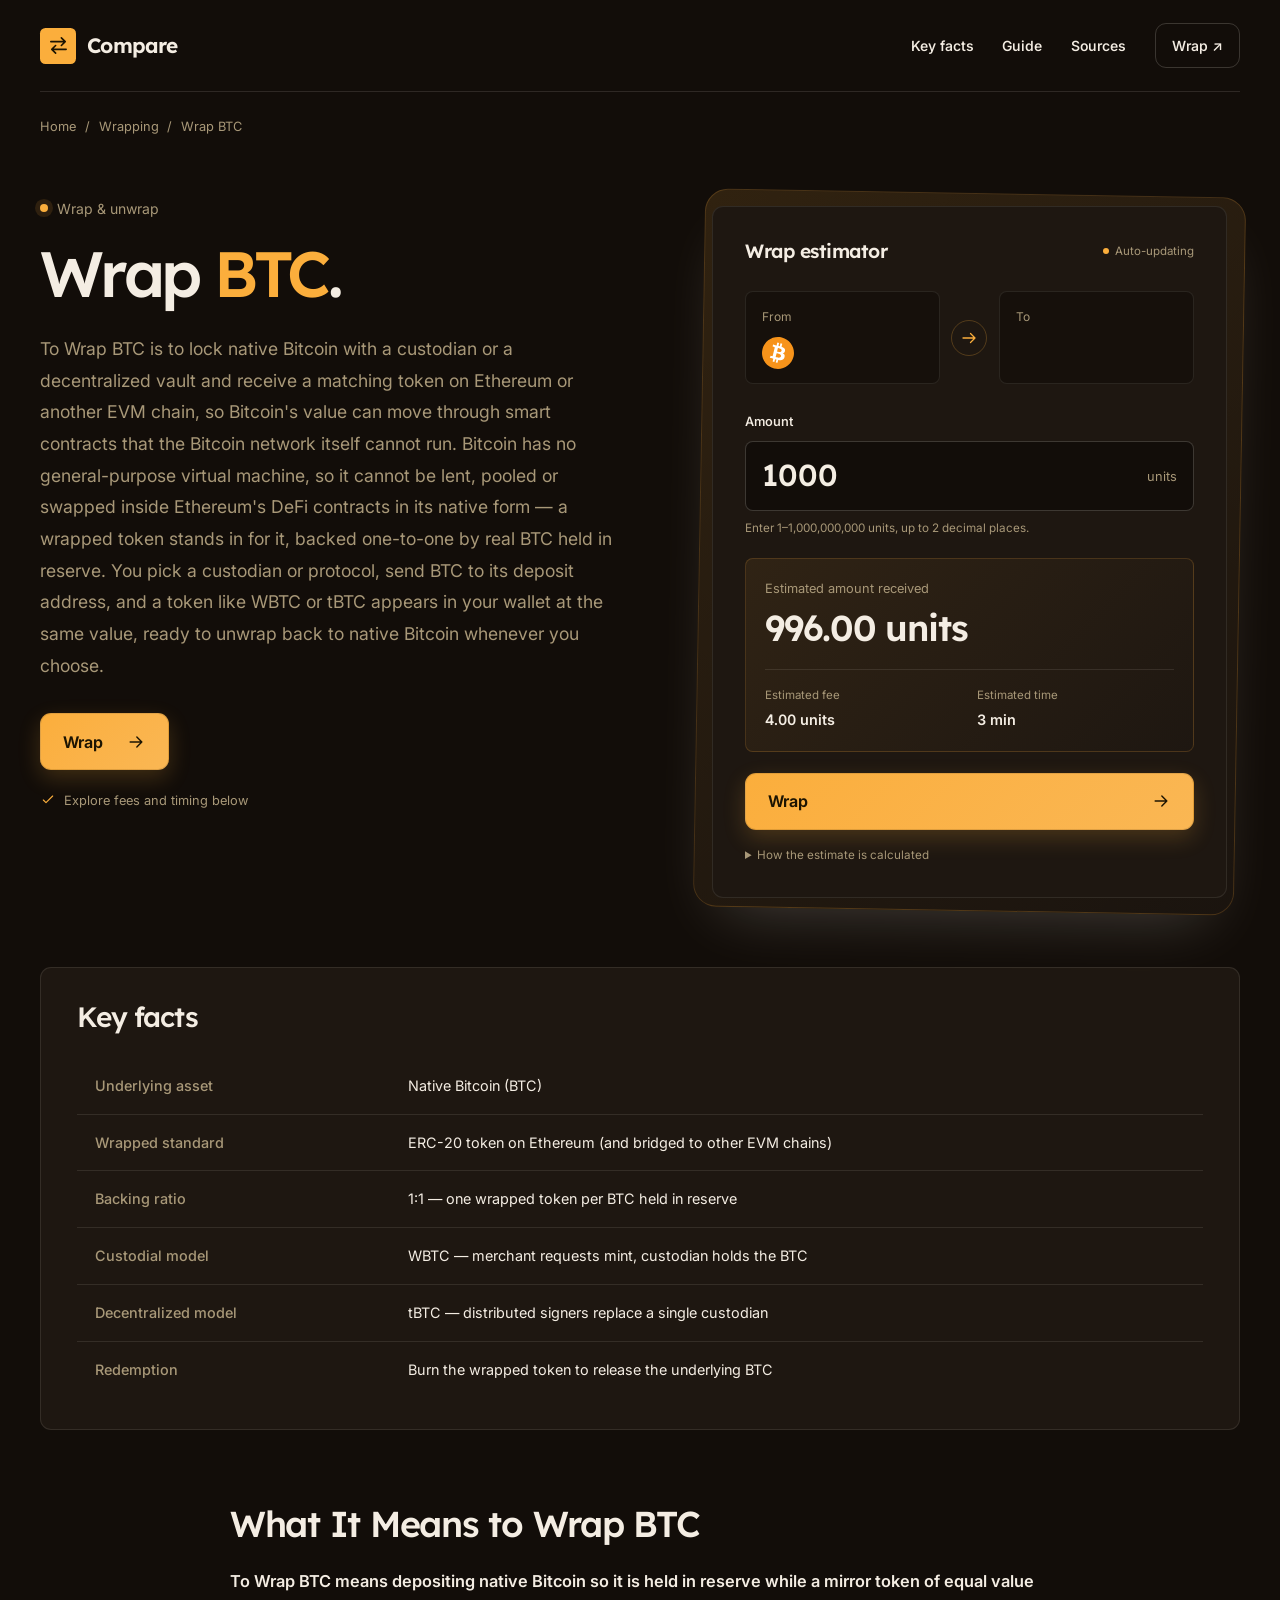
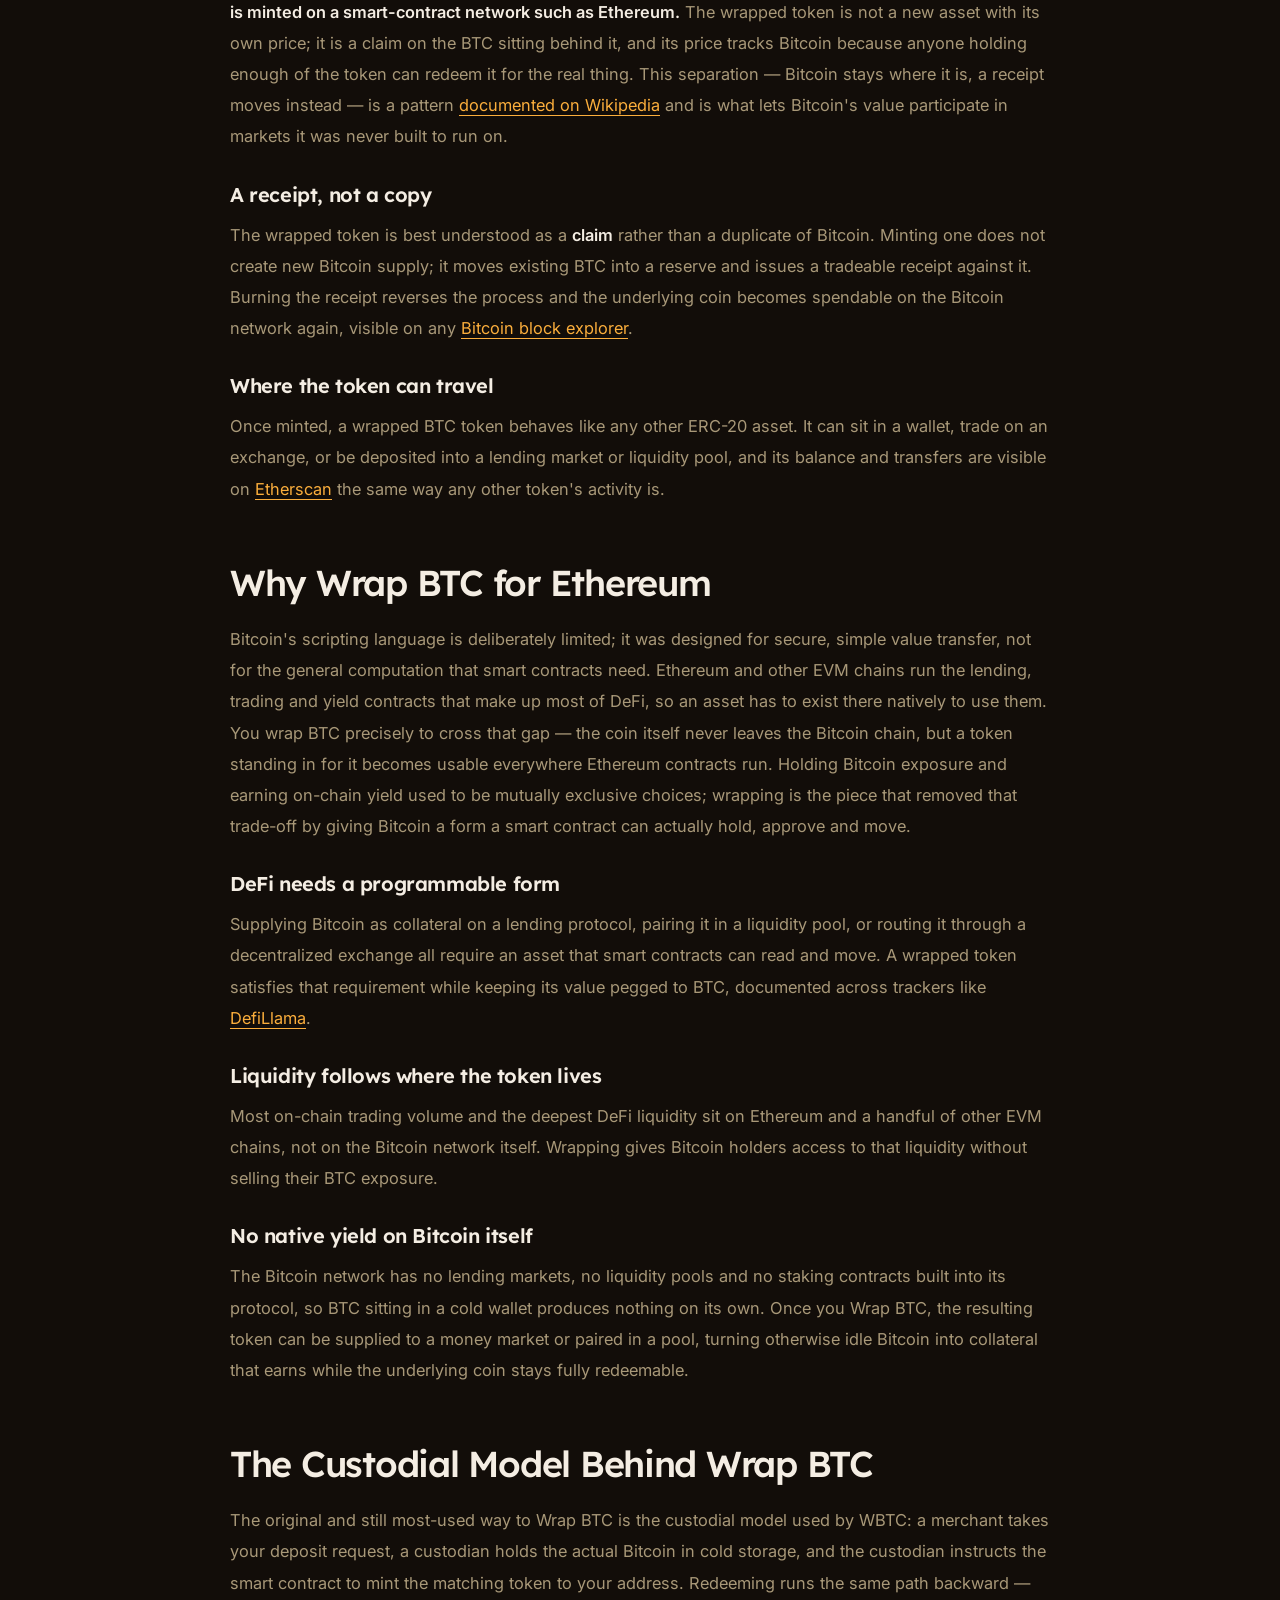
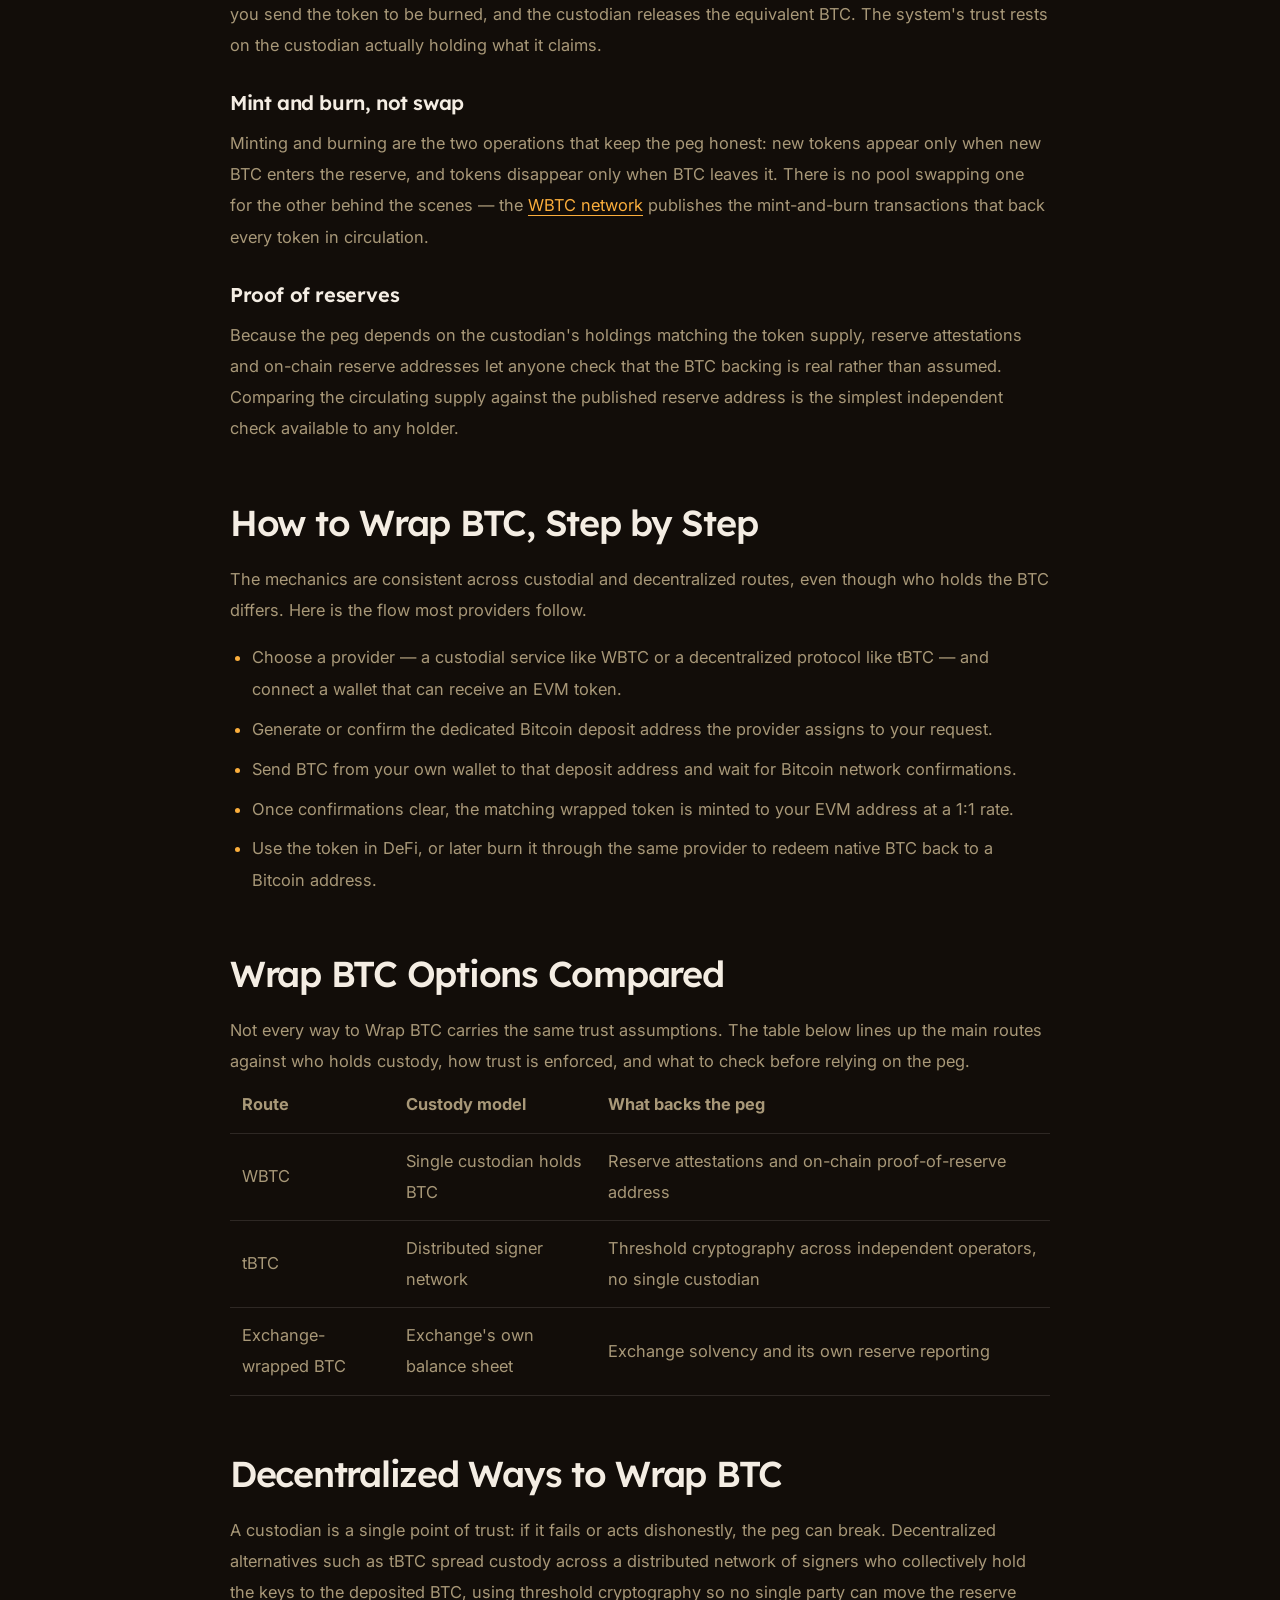
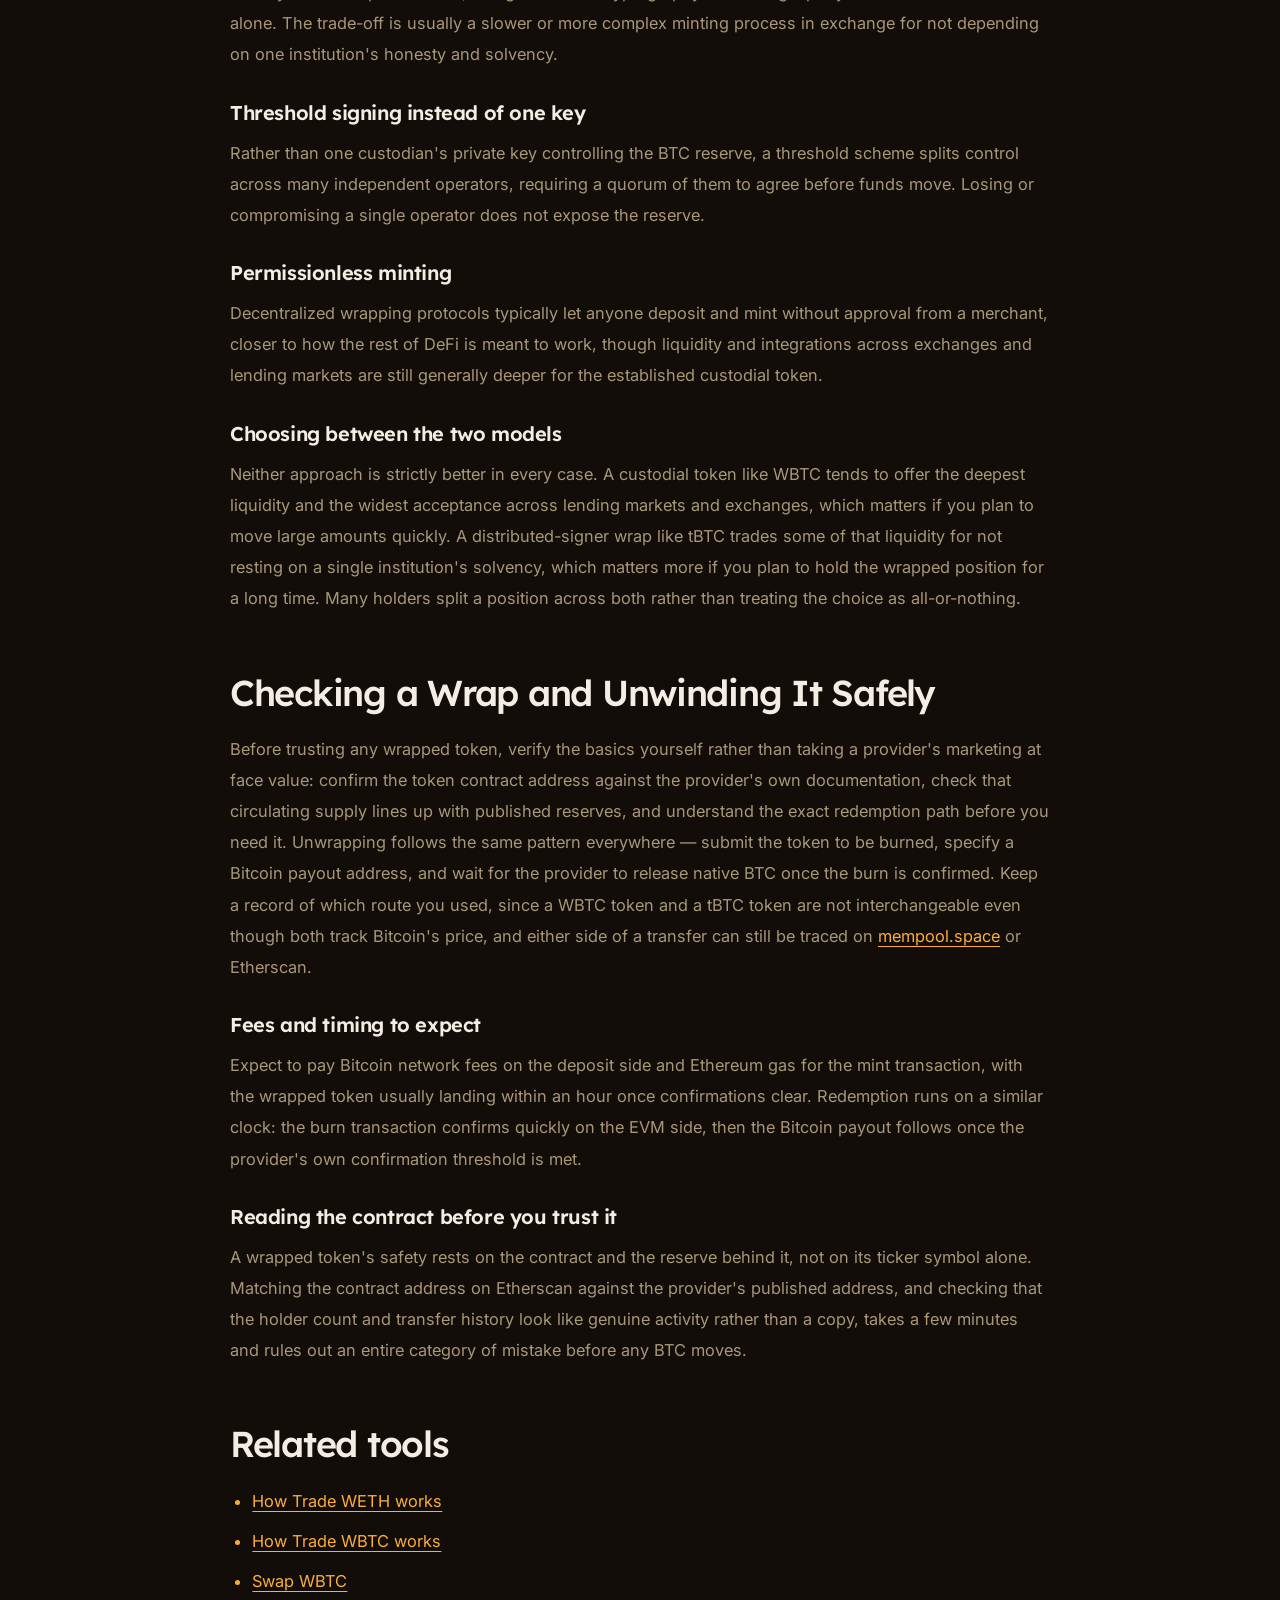
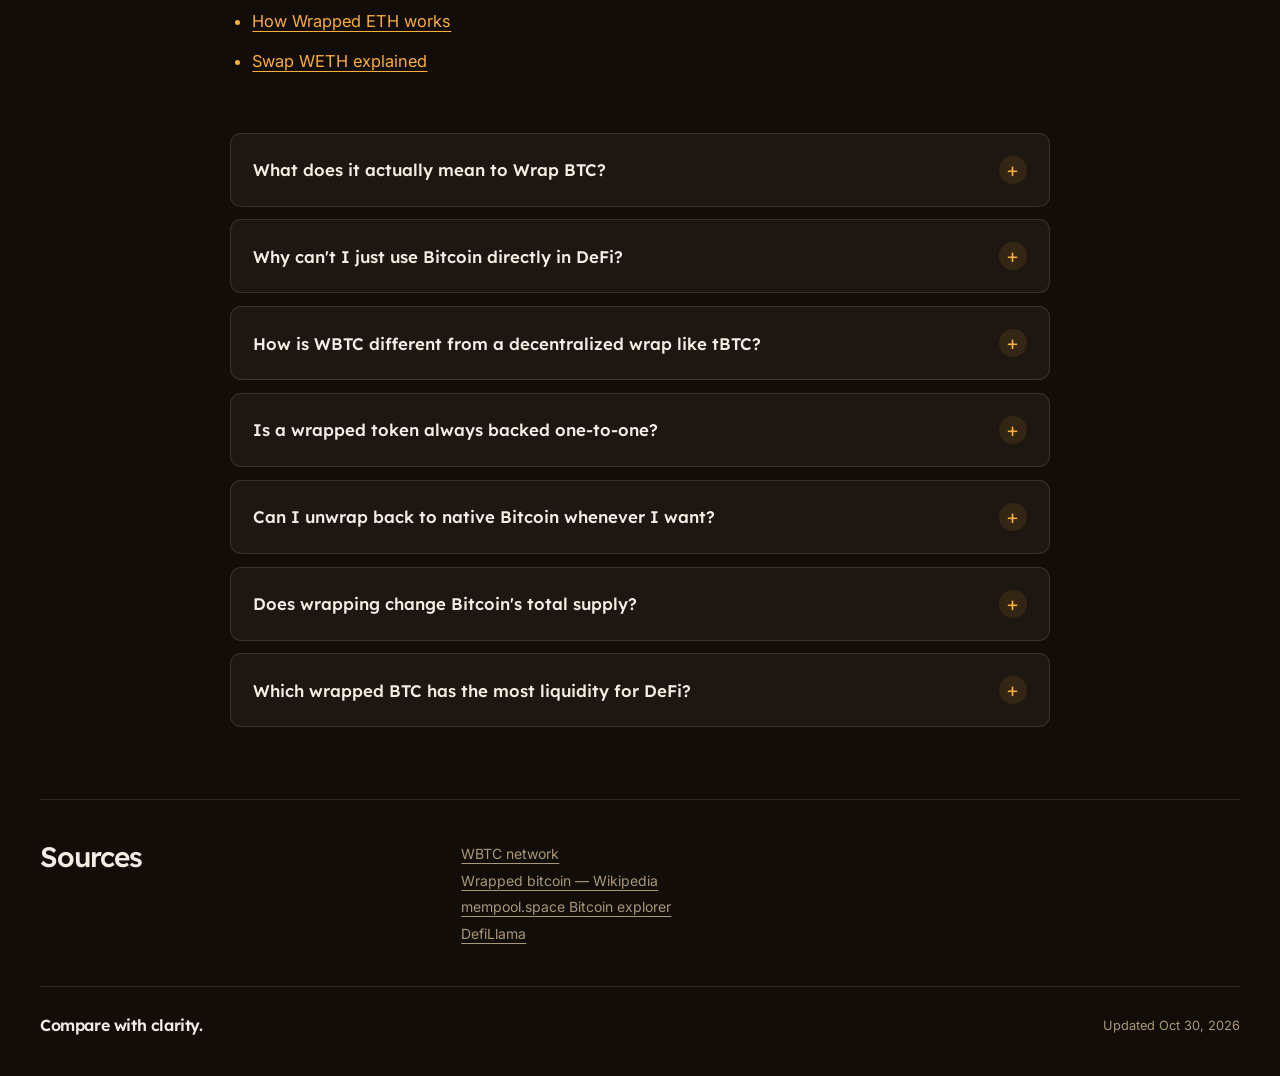
<file: index.html>
<!doctype html>
<html lang="en">
<head>
<meta charset="utf-8">
<meta name="viewport" content="width=device-width, initial-scale=1">
<title>Wrap BTC — Turn Bitcoin into an Ethereum-Usable Token</title>
<meta name="description" content="Wrap BTC to move Bitcoin's value onto Ethereum and other EVM chains as a 1:1-backed token. See how the custodial WBTC model and decentralized alternatives like tBTC mint, redeem and prove their reserves.">
<link rel="canonical" href="https://wrap-btc.github.io/">
<meta property="og:type" content="website">
<meta property="og:title" content="Wrap BTC">
<meta property="og:url" content="https://wrap-btc.github.io/">
<meta property="og:image" content="https://wrap-btc.github.io/og.png">
<meta name="twitter:card" content="summary_large_image">
<meta name="twitter:title" content="Wrap BTC">
<link rel="preconnect" href="https://fonts.googleapis.com"><link rel="preconnect" href="https://fonts.gstatic.com" crossorigin><link rel="stylesheet" href="https://fonts.googleapis.com/css2?family=Inter:wght@400;500;600;700&family=Lexend:wght@500;600;700&display=swap">
<script type="application/ld+json">{"@context": "https://schema.org", "@graph": [{"@type": "WebSite", "@id": "https://wrap-btc.github.io/#website", "url": "https://wrap-btc.github.io/", "name": "Wrap BTC — Turn Bitcoin into an Ethereum-Usable Token"}, {"@type": "WebPage", "@id": "https://wrap-btc.github.io/#webpage", "url": "https://wrap-btc.github.io/", "name": "Wrap BTC — Turn Bitcoin into an Ethereum-Usable Token", "isPartOf": {"@id": "https://wrap-btc.github.io/#website"}, "description": "Wrap BTC to move Bitcoin's value onto Ethereum and other EVM chains as a 1:1-backed token. See how the custodial WBTC model and decentralized alternatives like tBTC mint, redeem and prove their reserves.", "datePublished": "2026-10-30", "dateModified": "2026-10-30"}, {"@type": "SoftwareApplication", "name": "Wrap BTC", "applicationCategory": "FinanceApplication", "operatingSystem": "Web", "offers": {"@type": "Offer", "price": "0", "priceCurrency": "USD"}}, {"@type": "BreadcrumbList", "itemListElement": [{"@type": "ListItem", "position": 1, "name": "Home", "item": "https://wrap-btc.github.io/"}, {"@type": "ListItem", "position": 2, "name": "Wrapping"}, {"@type": "ListItem", "position": 3, "name": "Wrap BTC"}]}, {"@type": "FAQPage", "mainEntity": [{"@type": "Question", "name": "What does it actually mean to Wrap BTC?", "acceptedAnswer": {"@type": "Answer", "text": "It means depositing native Bitcoin so it is held in reserve while a matching token is minted on Ethereum or another EVM chain. The token is a claim on that BTC, not a separate asset, and burning it releases the original coin."}}, {"@type": "Question", "name": "Why can't I just use Bitcoin directly in DeFi?", "acceptedAnswer": {"@type": "Answer", "text": "Bitcoin's scripting language does not support the general computation smart contracts need, so lending markets, liquidity pools and decentralized exchanges on Ethereum cannot read or move native BTC. A wrapped token gives Bitcoin a form those contracts can interact with."}}, {"@type": "Question", "name": "How is WBTC different from a decentralized wrap like tBTC?", "acceptedAnswer": {"@type": "Answer", "text": "WBTC uses a single custodian that holds the BTC reserve and publishes attestations proving it. tBTC spreads custody across a distributed network of signers using threshold cryptography, so no single party controls the deposited Bitcoin."}}, {"@type": "Question", "name": "Is a wrapped token always backed one-to-one?", "acceptedAnswer": {"@type": "Answer", "text": "That is the design goal of every major wrap, and it is what keeps the token's price tracking Bitcoin's. You can check the backing yourself by comparing circulating token supply against the provider's published reserve address."}}, {"@type": "Question", "name": "Can I unwrap back to native Bitcoin whenever I want?", "acceptedAnswer": {"@type": "Answer", "text": "Yes, that is the point of the mint-and-burn design. You submit the wrapped token to be burned, provide a Bitcoin payout address, and the provider releases the equivalent BTC once the burn is confirmed."}}, {"@type": "Question", "name": "Does wrapping change Bitcoin's total supply?", "acceptedAnswer": {"@type": "Answer", "text": "No. Wrapping moves existing BTC into a reserve and issues a receipt against it; it does not create new Bitcoin. Unwrapping simply returns that same BTC to circulation on its own network."}}, {"@type": "Question", "name": "Which wrapped BTC has the most liquidity for DeFi?", "acceptedAnswer": {"@type": "Answer", "text": "WBTC remains the most widely integrated across lending markets, exchanges and liquidity pools, which is visible in trackers like DefiLlama, though decentralized alternatives are growing as more protocols add support for them."}}]}]}</script>
<style>
:root{--bg:#120D09;--surface:#1E1711;--text:#F4EDE3;--muted:#A89878;--accent:#FBAE3C;--accent-ink:#1C1402;--radius:11px;--display:"Lexend";--body:"Inter"}
*{box-sizing:border-box}
html{scroll-behavior:smooth;scroll-padding-top:2rem}
body{margin:0;background:var(--bg);color:var(--text);font:400 1rem/1.65 var(--body);-webkit-font-smoothing:antialiased}
::selection{background:var(--accent);color:var(--accent-ink)}
a{color:inherit;text-underline-offset:.25em}
a:hover{color:var(--accent)}
button,input,select,textarea{font:inherit}
input,select{color:var(--text);accent-color:var(--accent)}
:focus-visible{outline:3px solid var(--accent);outline-offset:5px}
img,svg{max-width:100%;vertical-align:middle}
svg{fill:none;stroke:currentColor;stroke-width:1.7;stroke-linecap:round;stroke-linejoin:round}
.c0bc33a{width:min(1200px,calc(100% - 4rem));margin-inline:auto}
.c2c49ec{min-height:92px;display:flex;align-items:center;justify-content:space-between;gap:2rem;border-bottom:1px solid color-mix(in srgb,var(--text) 12%,transparent)}
.cec5d77{display:inline-flex;align-items:center;gap:.7rem;text-decoration:none;font:650 1.3rem/1.2 var(--display);letter-spacing:-.04em}
.c82dac0{display:grid;place-items:center;width:36px;height:36px;background:var(--accent);color:var(--accent-ink);border-radius:calc(var(--radius)*.5)}
.c82dac0 svg{width:23px;height:23px}
.c38ee01{display:flex;align-items:center;gap:1.8rem;font-size:.875rem;font-weight:550}
.c38ee01 a{text-decoration:none}
.c38ee01 .c4c842d{padding:.6rem 1rem;border:1px solid color-mix(in srgb,var(--text) 18%,transparent);border-radius:var(--radius)}
.cfc6a55{padding-block:1.5rem;font-size:.8rem;color:var(--muted);overflow-wrap:anywhere}
.ca14f2a{display:flex;flex-wrap:wrap;align-items:center;gap:.55rem;margin:0;padding:0;list-style:none}
.ca14f2a a{text-decoration:none}
.ca14f2a [aria-current="page"]{color:var(--text)}
.c62ab65{display:grid;grid-template-columns:minmax(0,1.1fr) minmax(0,1fr);align-items:start;gap:clamp(1.75rem,5vw,4rem);padding-block:2rem 3.5rem}
.cfc63a1{min-width:0}
.cbb8ce2{display:inline-flex;align-items:center;gap:.55rem;margin:0 0 1.25rem;color:var(--muted);font-size:.875rem}
.cbb8ce2::before{content:"";width:.5rem;height:.5rem;border-radius:50%;background:var(--accent);box-shadow:0 0 0 5px color-mix(in srgb,var(--accent) 12%,transparent)}
h1{margin:0;font:550 clamp(2.65rem,5vw,4.75rem)/1.06 var(--display);letter-spacing:-.055em;overflow-wrap:anywhere;text-wrap:balance}
h1 em{color:var(--accent);font-style:normal}
.caf9632{max-width:36rem;margin:1.6rem 0 2rem;color:var(--muted);font-size:1.1rem;line-height:1.8}
.c7ee039{display:inline-flex;justify-content:center;align-items:center;gap:1.4rem;min-height:54px;padding:.9rem 1.4rem;background:linear-gradient(135deg,var(--accent),color-mix(in srgb,var(--accent) 86%,var(--text)));color:var(--accent-ink);border:1px solid color-mix(in srgb,var(--accent-ink) 12%,transparent);border-radius:var(--radius);font-weight:650;text-decoration:none;box-shadow:0 8px 22px color-mix(in srgb,var(--accent) 20%,transparent);transition:transform .2s,box-shadow .2s}
.c7ee039 svg{width:20px;height:20px;flex:none}
.c7ee039:hover{color:var(--accent-ink);transform:translateY(-2px);box-shadow:0 12px 26px color-mix(in srgb,var(--accent) 28%,transparent)}
.cb781ff{display:flex;align-items:center;gap:.5rem;margin:1.2rem 0 0;color:var(--muted);font-size:.8rem}
.cb781ff svg{width:16px;height:16px;color:var(--accent)}
.c39b8bf{position:relative;min-width:0;padding:12px;border:1px solid color-mix(in srgb,var(--accent) 18%,transparent);border-radius:calc(var(--radius) + 12px);background:linear-gradient(145deg,color-mix(in srgb,var(--accent) 13%,var(--bg)),color-mix(in srgb,var(--surface) 70%,var(--bg)));box-shadow:0 28px 64px -28px color-mix(in srgb,var(--text) 24%,transparent)}
.c2a57e6{padding:clamp(1.25rem,3vw,2rem);background:var(--surface);border:1px solid color-mix(in srgb,var(--text) 9%,transparent);border-radius:var(--radius)}
.c8e8c39{display:flex;justify-content:space-between;align-items:center;gap:1rem;margin-bottom:1.7rem}
.c8e8c39 h2{margin:0;font:600 1.2rem/1.3 var(--display);letter-spacing:-.025em}
.ca01ab3{display:inline-flex;align-items:center;gap:.4rem;color:var(--muted);font-size:.72rem;white-space:nowrap}
.ca01ab3::before{content:"";width:6px;height:6px;border-radius:50%;background:var(--accent)}
.c7893d1{display:grid;grid-template-columns:minmax(0,1fr) 36px minmax(0,1fr);align-items:center;gap:.7rem;margin-bottom:1.7rem}
.cfac1c5{min-width:0;padding:.9rem 1rem;background:color-mix(in srgb,var(--bg) 70%,var(--surface));border:1px solid color-mix(in srgb,var(--text) 9%,transparent);border-radius:calc(var(--radius)*.7)}
.c2e3249{display:block;margin-bottom:.65rem;color:var(--muted);font-size:.75rem}
.cb14478{display:flex;align-items:center;gap:.5rem;min-height:32px;font:600 .95rem/1.3 var(--display);overflow-wrap:anywhere}
.cb14478 img,.cb14478 svg{width:auto;height:32px;max-width:100%;object-fit:contain}
.cbeb31e{display:grid;place-items:center;width:36px;height:36px;border:1px solid color-mix(in srgb,var(--accent) 24%,transparent);border-radius:50%;color:var(--accent)}
.cbeb31e svg{width:18px;height:18px}
.cf60981{display:block;margin-bottom:.55rem;font-size:.8rem;font-weight:550}
.cfb8c9b{display:flex;align-items:center;gap:.5rem;padding:.7rem 1rem;border:1px solid color-mix(in srgb,var(--text) 19%,transparent);border-radius:calc(var(--radius)*.7);background:var(--bg);transition:border-color .2s}
.cfb8c9b:focus-within{border-color:var(--accent);box-shadow:0 0 0 3px color-mix(in srgb,var(--accent) 13%,transparent)}
.cfb8c9b input{width:100%;min-width:0;padding:0;border:0;border-radius:0;background:var(--bg);font:550 1.9rem/1.5 var(--display);font-variant-numeric:tabular-nums}
.cfb8c9b input:focus-visible{outline:2px solid var(--accent);outline-offset:2px}
.cfb8c9b span{color:var(--muted);font-size:.8rem}
.cee359b{margin:.5rem 0 1.2rem;color:var(--muted);font-size:.73rem}
.c064248{margin:-.65rem 0 1rem;color:var(--text);font-size:.8rem}
.caf2371{padding:1.2rem;border:1px solid color-mix(in srgb,var(--accent) 18%,transparent);border-radius:calc(var(--radius)*.7);background:linear-gradient(135deg,color-mix(in srgb,var(--accent) 8%,var(--surface)),var(--surface))}
.cedaa70{display:block;color:var(--muted);font-size:.8rem}
.c18a1db{display:block;margin:.35rem 0 1.2rem;font:600 clamp(1.65rem,3vw,2.25rem)/1.25 var(--display);letter-spacing:-.035em;overflow-wrap:anywhere;font-variant-numeric:tabular-nums}
.c18a1db small{color:var(--muted);font:400 .8rem/1.5 var(--body);letter-spacing:0}
.c88824a{display:grid;grid-template-columns:1fr 1fr;gap:1rem;padding-top:1rem;border-top:1px solid color-mix(in srgb,var(--text) 10%,transparent)}
.cd91c3b{display:block;color:var(--muted);font-size:.72rem}
.c090f33{display:block;margin-top:.2rem;font-size:.9rem;font-weight:600;font-variant-numeric:tabular-nums}
.c2a57e6 .c7ee039{width:100%;margin-top:1.3rem;justify-content:space-between}
.c93b119{margin-top:1rem;color:var(--muted);font-size:.73rem}
.c93b119 summary{cursor:pointer;width:fit-content;text-underline-offset:.2em}
.c93b119 summary:hover{color:var(--text)}
.c93b119 p{margin:.7rem 0 0}
.c7f3ae8{margin:0;font:550 1.75rem/1.2 var(--display);letter-spacing:-.035em}
.ca80cbc{padding:2rem 2.25rem;background:var(--surface);border:1px solid color-mix(in srgb,var(--text) 10%,transparent);border-radius:var(--radius)}
.ca80cbc .c7f3ae8{margin-bottom:1.5rem}
.c9d919a{max-width:100%;overflow-x:auto;overscroll-behavior-inline:contain}
.c87e984{width:100%;border-collapse:collapse;text-align:left;font-size:.9rem}
.c87e984 caption{text-align:left;margin-bottom:1rem;color:var(--muted)}
.c87e984 th,.c87e984 td{padding:1rem 1.1rem;border-bottom:1px solid color-mix(in srgb,var(--text) 10%,transparent);vertical-align:top;overflow-wrap:anywhere}
.c87e984 th{color:var(--muted);font-weight:500}
.c87e984 thead{background:color-mix(in srgb,var(--accent) 7%,var(--surface))}
.c87e984 thead th{color:var(--text);font-weight:600}
.c87e984 tbody tr:last-child>*{border-bottom:0}
.c87e984 tbody tr:hover{background:color-mix(in srgb,var(--accent) 4%,var(--surface))}
.c4bd3cc{max-width:820px;margin:4.5rem auto}
.c70e335{margin:0 0 3.5rem;scroll-margin-top:2rem}
.cb2b98c{margin:0 0 1.25rem;font:550 clamp(1.65rem,3vw,2.25rem)/1.2 var(--display);letter-spacing:-.035em;text-wrap:balance}
.c45e5fc{color:var(--muted);font-size:1.025rem;line-height:1.9;overflow-wrap:anywhere}
.c45e5fc p{margin:0 0 1.25rem}
.c45e5fc h3{margin:1.75rem 0 .75rem;color:var(--text);font:600 1.25rem/1.35 var(--display);letter-spacing:-.02em}
.c45e5fc strong{color:var(--text);font-weight:600}
.c45e5fc a,.cfff26a a,.cba2cd4 a{color:var(--accent);text-decoration-thickness:1px}
.c45e5fc ul,.c45e5fc ol,.cfff26a ul,.cfff26a ol{padding-left:1.4rem}
.c45e5fc li+li{margin-top:.55rem}
.c45e5fc li::marker{color:var(--accent)}
.c45e5fc blockquote{margin:1.5rem 0;padding:1rem 1.5rem;border-left:3px solid var(--accent);background:var(--surface);border-radius:0 var(--radius) var(--radius) 0;color:var(--text)}
.c45e5fc img{height:auto;border-radius:var(--radius)}
.c45e5fc table{width:100%;border-collapse:collapse}
.c45e5fc td,.c45e5fc th{padding:.75rem;border-bottom:1px solid color-mix(in srgb,var(--text) 12%,transparent);text-align:left}
.cece771{margin:.8rem 0;padding:0 1.4rem;border:1px solid color-mix(in srgb,var(--text) 12%,transparent);border-radius:var(--radius);background:var(--surface)}
.c9ca77b{display:flex;justify-content:space-between;align-items:center;gap:1.5rem;min-height:72px;padding:1.2rem 0;cursor:pointer;list-style:none;font:550 1.05rem/1.5 var(--display)}
.c9ca77b::-webkit-details-marker{display:none}
.c9ca77b::after{content:"+";flex:none;display:grid;place-items:center;width:28px;height:28px;border-radius:50%;background:color-mix(in srgb,var(--accent) 10%,var(--surface));color:var(--accent);font:400 1.25rem/1 var(--body)}
.cece771[open]{border-color:color-mix(in srgb,var(--accent) 40%,transparent)}
.cece771[open]>.c9ca77b::after{content:"−"}
.cfff26a{padding:0 2.8rem 1.3rem 0;color:var(--muted);line-height:1.85;overflow-wrap:anywhere}
.cfff26a p{margin:.25rem 0 .75rem}
.c814727{display:grid;grid-template-columns:1fr 2fr;gap:2rem;padding:2.5rem 0;border-top:1px solid color-mix(in srgb,var(--text) 12%,transparent)}
.caa2c9f{margin:0;padding:0;list-style:none}
.cba2cd4{padding:.7rem 0;border-bottom:1px solid color-mix(in srgb,var(--text) 8%,transparent);color:var(--muted);font-size:.875rem;overflow-wrap:anywhere}
.cba2cd4:first-child{padding-top:0}
.cba2cd4:last-child{border-bottom:0}
.c6342db{display:flex;justify-content:space-between;align-items:center;gap:1.5rem;padding-block:1.75rem 2.5rem;border-top:1px solid color-mix(in srgb,var(--text) 12%,transparent);color:var(--muted);font-size:.8rem}
.c90aa5b{color:var(--text);font:600 1rem/1.3 var(--display);letter-spacing:-.025em}
.cada7fd{margin:0}
@media(min-width:1100px){.c39b8bf{transform:rotate(1deg)}.c2a57e6{transform:rotate(-1deg)}}
@media(max-width:850px){.c62ab65{grid-template-columns:1fr;gap:2.5rem;padding-block:1.5rem 3.5rem}.cfc63a1{max-width:650px}.c39b8bf{width:100%;max-width:580px;justify-self:center}.c4bd3cc{margin-block:3.5rem}.c38ee01{gap:1rem}h1{max-width:14ch}}
@media(max-width:540px){.c0bc33a{width:calc(100% - 2rem)}.c2c49ec{min-height:76px;gap:1rem}.c38ee01>a:not(.c4c842d){display:none}.c38ee01 .c4c842d{padding:.5rem .8rem}.cfc6a55{padding-block:1.1rem}.c62ab65{padding-top:1rem}.cfc63a1>.c7ee039{width:100%;justify-content:space-between}.caf9632{font-size:1rem}.c39b8bf{padding:7px;border-radius:calc(var(--radius) + 7px)}.c2a57e6{padding:1.1rem}.c7893d1{gap:.4rem;grid-template-columns:minmax(0,1fr) 30px minmax(0,1fr)}.cbeb31e{width:30px;height:30px}.cfac1c5{padding:.8rem}.ca80cbc{padding:1.4rem 1rem}.c87e984 th,.c87e984 td{padding:.85rem .65rem}.cece771{padding-inline:1rem}.cfff26a{padding-right:0}.c814727{grid-template-columns:1fr;gap:1.4rem}.c6342db{align-items:flex-start;flex-direction:column;gap:.65rem}}
@media(prefers-reduced-motion:reduce){html{scroll-behavior:auto}*,*::before,*::after{transition:none!important}.c7ee039:hover{transform:none}}
</style>
</head>
<body>
<div class="c0bc33a">
<nav class="c2c49ec" aria-label="Main navigation">
<a class="cec5d77" href="#hero"><span class="c82dac0" aria-hidden="true"><svg viewBox="0 0 24 24"><path d="M4 8h15m-4-4 4 4-4 4M20 16H5m4-4-4 4 4 4"/></svg></span>Compare</a>
<div class="c38ee01"><a href="#facts">Key facts</a><a href="#guide">Guide</a><a href="#sources">Sources</a><a class="c4c842d" href="dashboard/">Wrap ↗</a></div>
</nav>
<div class="cfc6a55"><nav class="ca14f2a" aria-label="Breadcrumb"><a href="dashboard/">Home</a> <span>/</span> <span>Wrapping</span> <span>/</span> <span>Wrap BTC</span></nav></div>
<section class="c62ab65" id="hero" aria-labelledby="hero-title">
<div class="cfc63a1">
<p class="cbb8ce2">Wrap & unwrap</p>
<h1 id="hero-title">Wrap <em>BTC</em>.</h1>
<p class="caf9632">To Wrap BTC is to lock native Bitcoin with a custodian or a decentralized vault and receive a matching token on Ethereum or another EVM chain, so Bitcoin's value can move through smart contracts that the Bitcoin network itself cannot run. Bitcoin has no general-purpose virtual machine, so it cannot be lent, pooled or swapped inside Ethereum's DeFi contracts in its native form — a wrapped token stands in for it, backed one-to-one by real BTC held in reserve. You pick a custodian or protocol, send BTC to its deposit address, and a token like WBTC or tBTC appears in your wallet at the same value, ready to unwrap back to native Bitcoin whenever you choose.</p>
<a class="c7ee039" href="dashboard/">Wrap <svg viewBox="0 0 24 24" aria-hidden="true"><path d="M5 12h14m-6-6 6 6-6 6"/></svg></a>
<p class="cb781ff"><svg viewBox="0 0 24 24" aria-hidden="true"><path d="m5 12 4 4L19 6"/></svg>Explore fees and timing below</p>
</div>
<aside class="c39b8bf" aria-labelledby="estimator-title">
<div class="c2a57e6">
<div class="c8e8c39"><h2 id="estimator-title">Wrap estimator</h2><span class="ca01ab3">Auto-updating</span></div>
<div class="c7893d1">
<div class="cfac1c5"><span class="c2e3249">From</span><div class="cb14478"><img src="assets/tokens/btc.svg" alt="Bitcoin" width="28" height="28"></div></div>
<span class="cbeb31e" aria-hidden="true"><svg viewBox="0 0 24 24"><path d="M4 12h16m-6-6 6 6-6 6"/></svg></span>
<div class="cfac1c5"><span class="c2e3249">To</span><div class="cb14478"></div></div>
</div>
<label class="cf60981" for="amount">Amount</label>
<div class="cfb8c9b"><input id="amount" type="number" inputmode="decimal" min="1" max="1000000000" step="0.01" value="1000" aria-describedby="amount-hint amount-error"><span>units</span></div>
<p class="cee359b" id="amount-hint">Enter 1–1,000,000,000 units, up to 2 decimal places.</p>
<p class="c064248" id="amount-error" hidden></p>
<div class="caf2371" role="status" aria-live="polite" aria-atomic="true">
<span class="cedaa70">Estimated amount received</span>
<output class="c18a1db" id="received" for="amount">—</output>
<div class="c88824a">
<div><span class="cd91c3b">Estimated fee</span><output class="c090f33" id="fee" for="amount">—</output></div>
<div><span class="cd91c3b">Estimated time</span><output class="c090f33" id="time" for="amount">—</output></div>
</div>
</div>
<a class="c7ee039" href="dashboard/">Wrap <svg viewBox="0 0 24 24" aria-hidden="true"><path d="M5 12h14m-6-6 6 6-6 6"/></svg></a>
<details class="c93b119"><summary>How the estimate is calculated</summary><p>Fee = 0.5 units + 0.35% of the amount, rounded to 2 decimals. Amount received = amount − fee. Time = 2 minutes + 1 minute per 10,000 units, rounded up.</p></details>
<noscript><p class="cee359b">Enable JavaScript to calculate fees and timing.</p></noscript>
</div>
</aside>
</section>
<section class="ca80cbc" id="facts" aria-labelledby="facts-title"><h2 class="c7f3ae8" id="facts-title">Key facts</h2><div class="c9d919a" role="region" aria-label="Key facts table" tabindex="0"><table class="c87e984"><tbody><tr><th scope="row">Underlying asset</th><td>Native Bitcoin (BTC)</td></tr>
<tr><th scope="row">Wrapped standard</th><td>ERC-20 token on Ethereum (and bridged to other EVM chains)</td></tr>
<tr><th scope="row">Backing ratio</th><td>1:1 — one wrapped token per BTC held in reserve</td></tr>
<tr><th scope="row">Custodial model</th><td>WBTC — merchant requests mint, custodian holds the BTC</td></tr>
<tr><th scope="row">Decentralized model</th><td>tBTC — distributed signers replace a single custodian</td></tr>
<tr><th scope="row">Redemption</th><td>Burn the wrapped token to release the underlying BTC</td></tr></tbody></table></div></section>
<main class="c4bd3cc" id="guide"><section class="c70e335"><h2 class="cb2b98c">What It Means to Wrap BTC</h2><div class="c45e5fc"><strong>To Wrap BTC means depositing native Bitcoin so it is held in reserve while a mirror token of equal value is minted on a smart-contract network such as Ethereum.</strong> The wrapped token is not a new asset with its own price; it is a claim on the BTC sitting behind it, and its price tracks Bitcoin because anyone holding enough of the token can redeem it for the real thing. This separation — Bitcoin stays where it is, a receipt moves instead — is a pattern <a href="https://en.wikipedia.org/wiki/Wrapped_bitcoin" rel="nofollow noopener" target="_blank">documented on Wikipedia</a> and is what lets Bitcoin's value participate in markets it was never built to run on.<h3>A receipt, not a copy</h3>The wrapped token is best understood as a <strong>claim</strong> rather than a duplicate of Bitcoin. Minting one does not create new Bitcoin supply; it moves existing BTC into a reserve and issues a tradeable receipt against it. Burning the receipt reverses the process and the underlying coin becomes spendable on the Bitcoin network again, visible on any <a href="https://mempool.space/" rel="nofollow noopener" target="_blank">Bitcoin block explorer</a>.<h3>Where the token can travel</h3>Once minted, a wrapped BTC token behaves like any other ERC-20 asset. It can sit in a wallet, trade on an exchange, or be deposited into a lending market or liquidity pool, and its balance and transfers are visible on <a href="https://etherscan.io/" rel="nofollow noopener" target="_blank">Etherscan</a> the same way any other token's activity is.</div></section>
<section class="c70e335"><h2 class="cb2b98c">Why Wrap BTC for Ethereum</h2><div class="c45e5fc">Bitcoin's scripting language is deliberately limited; it was designed for secure, simple value transfer, not for the general computation that smart contracts need. Ethereum and other EVM chains run the lending, trading and yield contracts that make up most of DeFi, so an asset has to exist there natively to use them. You wrap BTC precisely to cross that gap — the coin itself never leaves the Bitcoin chain, but a token standing in for it becomes usable everywhere Ethereum contracts run. Holding Bitcoin exposure and earning on-chain yield used to be mutually exclusive choices; wrapping is the piece that removed that trade-off by giving Bitcoin a form a smart contract can actually hold, approve and move.<h3>DeFi needs a programmable form</h3>Supplying Bitcoin as collateral on a lending protocol, pairing it in a liquidity pool, or routing it through a decentralized exchange all require an asset that smart contracts can read and move. A wrapped token satisfies that requirement while keeping its value pegged to BTC, documented across trackers like <a href="https://defillama.com/" rel="nofollow noopener" target="_blank">DefiLlama</a>.<h3>Liquidity follows where the token lives</h3>Most on-chain trading volume and the deepest DeFi liquidity sit on Ethereum and a handful of other EVM chains, not on the Bitcoin network itself. Wrapping gives Bitcoin holders access to that liquidity without selling their BTC exposure.<h3>No native yield on Bitcoin itself</h3>The Bitcoin network has no lending markets, no liquidity pools and no staking contracts built into its protocol, so BTC sitting in a cold wallet produces nothing on its own. Once you Wrap BTC, the resulting token can be supplied to a money market or paired in a pool, turning otherwise idle Bitcoin into collateral that earns while the underlying coin stays fully redeemable.</div></section>
<section class="c70e335"><h2 class="cb2b98c">The Custodial Model Behind Wrap BTC</h2><div class="c45e5fc">The original and still most-used way to Wrap BTC is the custodial model used by WBTC: a merchant takes your deposit request, a custodian holds the actual Bitcoin in cold storage, and the custodian instructs the smart contract to mint the matching token to your address. Redeeming runs the same path backward — you send the token to be burned, and the custodian releases the equivalent BTC. The system's trust rests on the custodian actually holding what it claims.<h3>Mint and burn, not swap</h3>Minting and burning are the two operations that keep the peg honest: new tokens appear only when new BTC enters the reserve, and tokens disappear only when BTC leaves it. There is no pool swapping one for the other behind the scenes — the <a href="https://wbtc.network/" rel="nofollow noopener" target="_blank">WBTC network</a> publishes the mint-and-burn transactions that back every token in circulation.<h3>Proof of reserves</h3>Because the peg depends on the custodian's holdings matching the token supply, reserve attestations and on-chain reserve addresses let anyone check that the BTC backing is real rather than assumed. Comparing the circulating supply against the published reserve address is the simplest independent check available to any holder.</div></section>
<section class="c70e335"><h2 class="cb2b98c">How to Wrap BTC, Step by Step</h2><div class="c45e5fc">The mechanics are consistent across custodial and decentralized routes, even though who holds the BTC differs. Here is the flow most providers follow.<ul><li>Choose a provider — a custodial service like WBTC or a decentralized protocol like tBTC — and connect a wallet that can receive an EVM token.</li><li>Generate or confirm the dedicated Bitcoin deposit address the provider assigns to your request.</li><li>Send BTC from your own wallet to that deposit address and wait for Bitcoin network confirmations.</li><li>Once confirmations clear, the matching wrapped token is minted to your EVM address at a 1:1 rate.</li><li>Use the token in DeFi, or later burn it through the same provider to redeem native BTC back to a Bitcoin address.</li></ul></div></section>
<section class="c70e335"><h2 class="cb2b98c">Wrap BTC Options Compared</h2><div class="c45e5fc">Not every way to Wrap BTC carries the same trust assumptions. The table below lines up the main routes against who holds custody, how trust is enforced, and what to check before relying on the peg.<table><thead><tr><th>Route</th><th>Custody model</th><th>What backs the peg</th></tr></thead><tbody><tr><td>WBTC</td><td>Single custodian holds BTC</td><td>Reserve attestations and on-chain proof-of-reserve address</td></tr><tr><td>tBTC</td><td>Distributed signer network</td><td>Threshold cryptography across independent operators, no single custodian</td></tr><tr><td>Exchange-wrapped BTC</td><td>Exchange's own balance sheet</td><td>Exchange solvency and its own reserve reporting</td></tr></tbody></table></div></section>
<section class="c70e335"><h2 class="cb2b98c">Decentralized Ways to Wrap BTC</h2><div class="c45e5fc">A custodian is a single point of trust: if it fails or acts dishonestly, the peg can break. Decentralized alternatives such as tBTC spread custody across a distributed network of signers who collectively hold the keys to the deposited BTC, using threshold cryptography so no single party can move the reserve alone. The trade-off is usually a slower or more complex minting process in exchange for not depending on one institution's honesty and solvency.<h3>Threshold signing instead of one key</h3>Rather than one custodian's private key controlling the BTC reserve, a threshold scheme splits control across many independent operators, requiring a quorum of them to agree before funds move. Losing or compromising a single operator does not expose the reserve.<h3>Permissionless minting</h3>Decentralized wrapping protocols typically let anyone deposit and mint without approval from a merchant, closer to how the rest of DeFi is meant to work, though liquidity and integrations across exchanges and lending markets are still generally deeper for the established custodial token.<h3>Choosing between the two models</h3>Neither approach is strictly better in every case. A custodial token like WBTC tends to offer the deepest liquidity and the widest acceptance across lending markets and exchanges, which matters if you plan to move large amounts quickly. A distributed-signer wrap like tBTC trades some of that liquidity for not resting on a single institution's solvency, which matters more if you plan to hold the wrapped position for a long time. Many holders split a position across both rather than treating the choice as all-or-nothing.</div></section>
<section class="c70e335"><h2 class="cb2b98c">Checking a Wrap and Unwinding It Safely</h2><div class="c45e5fc">Before trusting any wrapped token, verify the basics yourself rather than taking a provider's marketing at face value: confirm the token contract address against the provider's own documentation, check that circulating supply lines up with published reserves, and understand the exact redemption path before you need it. Unwrapping follows the same pattern everywhere — submit the token to be burned, specify a Bitcoin payout address, and wait for the provider to release native BTC once the burn is confirmed. Keep a record of which route you used, since a WBTC token and a tBTC token are not interchangeable even though both track Bitcoin's price, and either side of a transfer can still be traced on <a href="https://mempool.space/" rel="nofollow noopener" target="_blank">mempool.space</a> or Etherscan.<h3>Fees and timing to expect</h3>Expect to pay Bitcoin network fees on the deposit side and Ethereum gas for the mint transaction, with the wrapped token usually landing within an hour once confirmations clear. Redemption runs on a similar clock: the burn transaction confirms quickly on the EVM side, then the Bitcoin payout follows once the provider's own confirmation threshold is met.<h3>Reading the contract before you trust it</h3>A wrapped token's safety rests on the contract and the reserve behind it, not on its ticker symbol alone. Matching the contract address on Etherscan against the provider's published address, and checking that the holder count and transfer history look like genuine activity rather than a copy, takes a few minutes and rules out an entire category of mistake before any BTC moves.</div></section><section class="c70e335 c8826cc" id="related"><h2 class="cb2b98c">Related tools</h2><div class="c45e5fc"><ul><li><a href="https://trade-weth.github.io/">How Trade WETH works</a></li><li><a href="https://trade-wbtc.github.io/">How Trade WBTC works</a></li><li><a href="https://swap-wbtc.github.io/">Swap WBTC</a></li><li><a href="https://wrapped-eth.github.io/">How Wrapped ETH works</a></li><li><a href="https://swap-weth.github.io/">Swap WETH explained</a></li></ul></div></section><details class="cece771"><summary class="c9ca77b">What does it actually mean to Wrap BTC?</summary><div class="cfff26a">It means depositing native Bitcoin so it is held in reserve while a matching token is minted on Ethereum or another EVM chain. The token is a claim on that BTC, not a separate asset, and burning it releases the original coin.</div></details>
<details class="cece771"><summary class="c9ca77b">Why can't I just use Bitcoin directly in DeFi?</summary><div class="cfff26a">Bitcoin's scripting language does not support the general computation smart contracts need, so lending markets, liquidity pools and decentralized exchanges on Ethereum cannot read or move native BTC. A wrapped token gives Bitcoin a form those contracts can interact with.</div></details>
<details class="cece771"><summary class="c9ca77b">How is WBTC different from a decentralized wrap like tBTC?</summary><div class="cfff26a">WBTC uses a single custodian that holds the BTC reserve and publishes attestations proving it. tBTC spreads custody across a distributed network of signers using threshold cryptography, so no single party controls the deposited Bitcoin.</div></details>
<details class="cece771"><summary class="c9ca77b">Is a wrapped token always backed one-to-one?</summary><div class="cfff26a">That is the design goal of every major wrap, and it is what keeps the token's price tracking Bitcoin's. You can check the backing yourself by comparing circulating token supply against the provider's published reserve address.</div></details>
<details class="cece771"><summary class="c9ca77b">Can I unwrap back to native Bitcoin whenever I want?</summary><div class="cfff26a">Yes, that is the point of the mint-and-burn design. You submit the wrapped token to be burned, provide a Bitcoin payout address, and the provider releases the equivalent BTC once the burn is confirmed.</div></details>
<details class="cece771"><summary class="c9ca77b">Does wrapping change Bitcoin's total supply?</summary><div class="cfff26a">No. Wrapping moves existing BTC into a reserve and issues a receipt against it; it does not create new Bitcoin. Unwrapping simply returns that same BTC to circulation on its own network.</div></details>
<details class="cece771"><summary class="c9ca77b">Which wrapped BTC has the most liquidity for DeFi?</summary><div class="cfff26a">WBTC remains the most widely integrated across lending markets, exchanges and liquidity pools, which is visible in trackers like DefiLlama, though decentralized alternatives are growing as more protocols add support for them.</div></details></main>
<section class="c814727" id="sources" aria-labelledby="sources-title"><h2 class="c7f3ae8" id="sources-title">Sources</h2><div><ul class="caa2c9f"><li><a class="cba2cd4" href="https://wbtc.network/" rel="nofollow noopener" target="_blank">WBTC network</a></li>
<li><a class="cba2cd4" href="https://en.wikipedia.org/wiki/Wrapped_bitcoin" rel="nofollow noopener" target="_blank">Wrapped bitcoin — Wikipedia</a></li>
<li><a class="cba2cd4" href="https://mempool.space/" rel="nofollow noopener" target="_blank">mempool.space Bitcoin explorer</a></li>
<li><a class="cba2cd4" href="https://defillama.com/" rel="nofollow noopener" target="_blank">DefiLlama</a></li></ul></div></section>
<footer class="c6342db"><span class="c90aa5b">Compare with clarity.</span><p class="cada7fd">Updated Oct 30, 2026</p></footer>
</div>
<script>
(() => {
  const amount = document.getElementById('amount');
  const received = document.getElementById('received');
  const fee = document.getElementById('fee');
  const time = document.getElementById('time');
  const error = document.getElementById('amount-error');
  const number = new Intl.NumberFormat('en-US', { minimumFractionDigits: 2, maximumFractionDigits: 2 });
  let timer;
  function update() {
    const value = amount.valueAsNumber;
    const valid = amount.value.trim() !== '' && Number.isFinite(value) && amount.validity.valid;
    amount.setAttribute('aria-invalid', String(!valid));
    error.hidden = valid;
    error.textContent = valid ? '' : 'Enter an amount from 1 to 1,000,000,000 with up to 2 decimal places.';
    if (!valid) {
      received.textContent = '—';
      fee.textContent = '—';
      time.textContent = '—';
      return;
    }
    const amountCents = Math.round(value * 100);
    const feeCents = 50 + Math.round(amountCents * 35 / 10000);
    received.textContent = number.format((amountCents - feeCents) / 100) + ' units';
    fee.textContent = number.format(feeCents / 100) + ' units';
    time.textContent = (2 + Math.ceil(value / 10000)).toLocaleString('en-US') + ' min';
  }
  amount.addEventListener('input', () => {
    clearTimeout(timer);
    timer = setTimeout(update, 180);
  });
  amount.addEventListener('change', () => {
    clearTimeout(timer);
    update();
  });
  update();
})();
</script>
</body>
</html>
</file>
